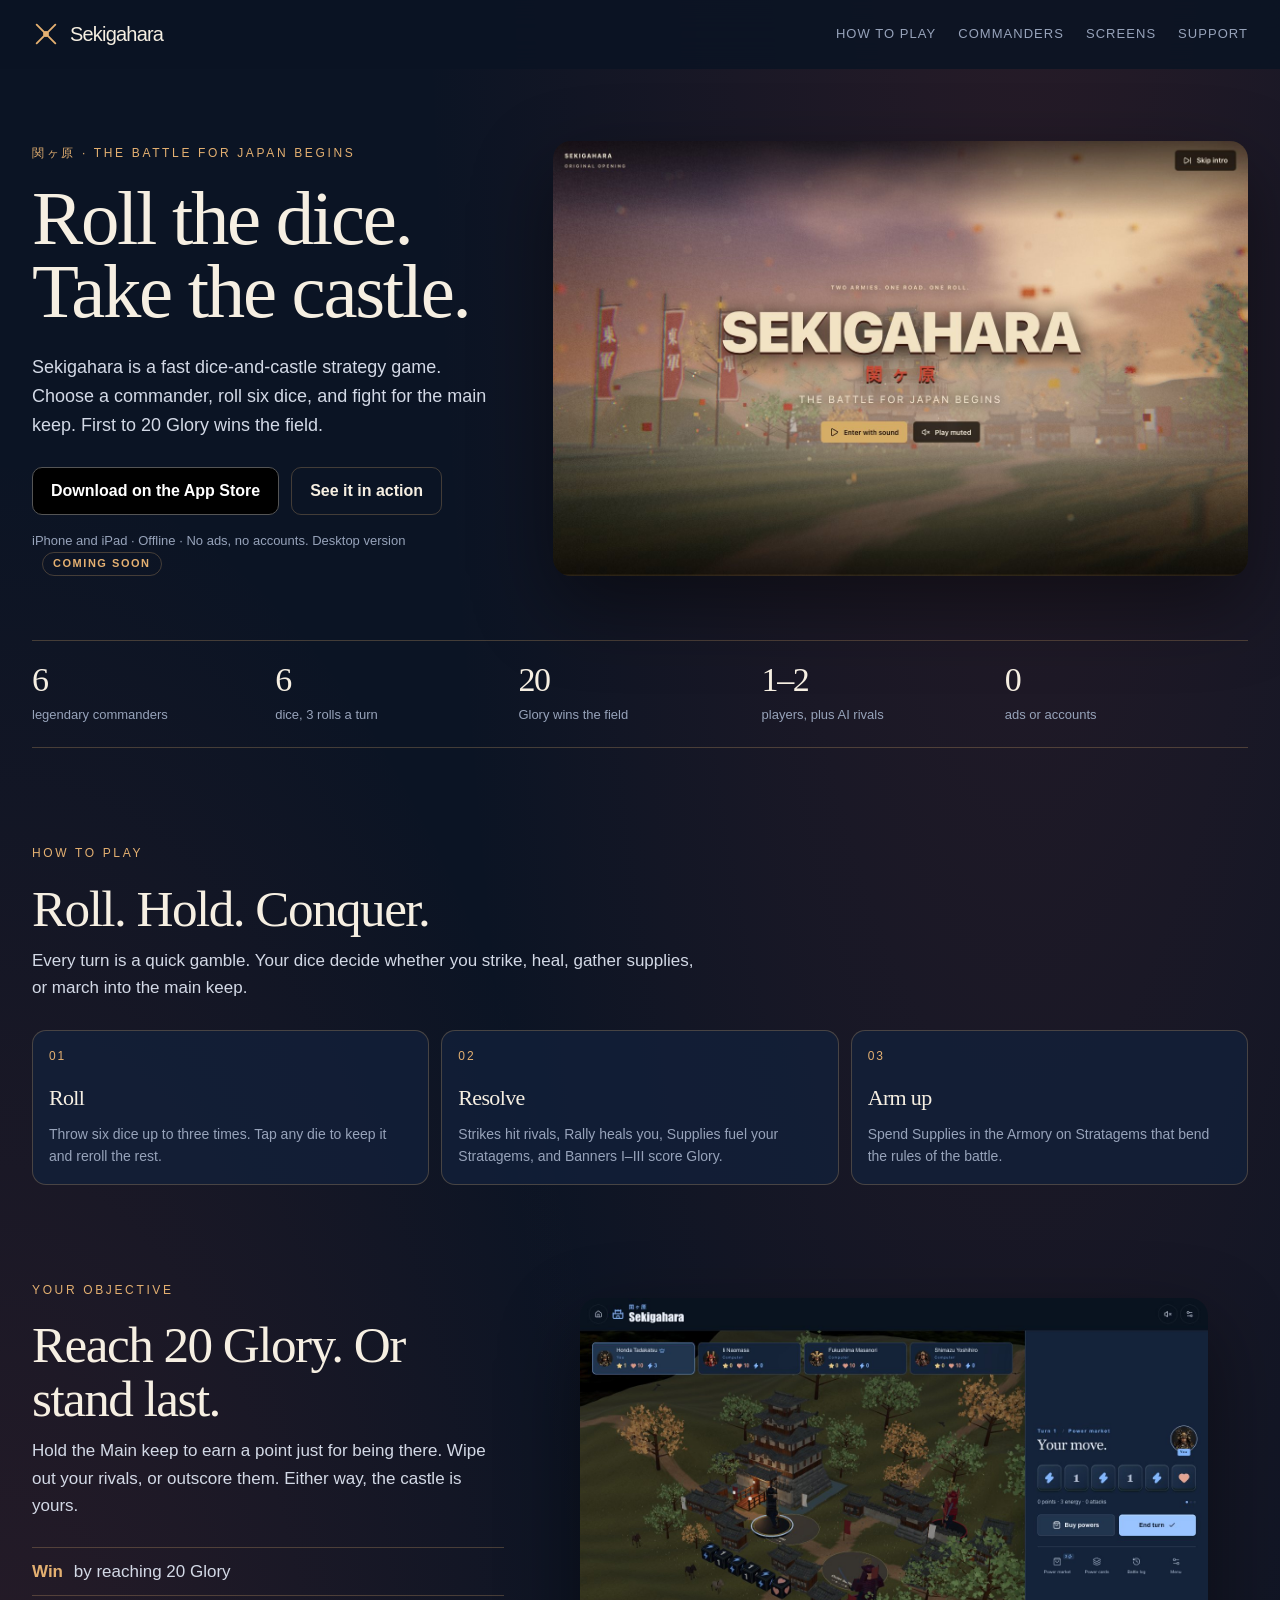
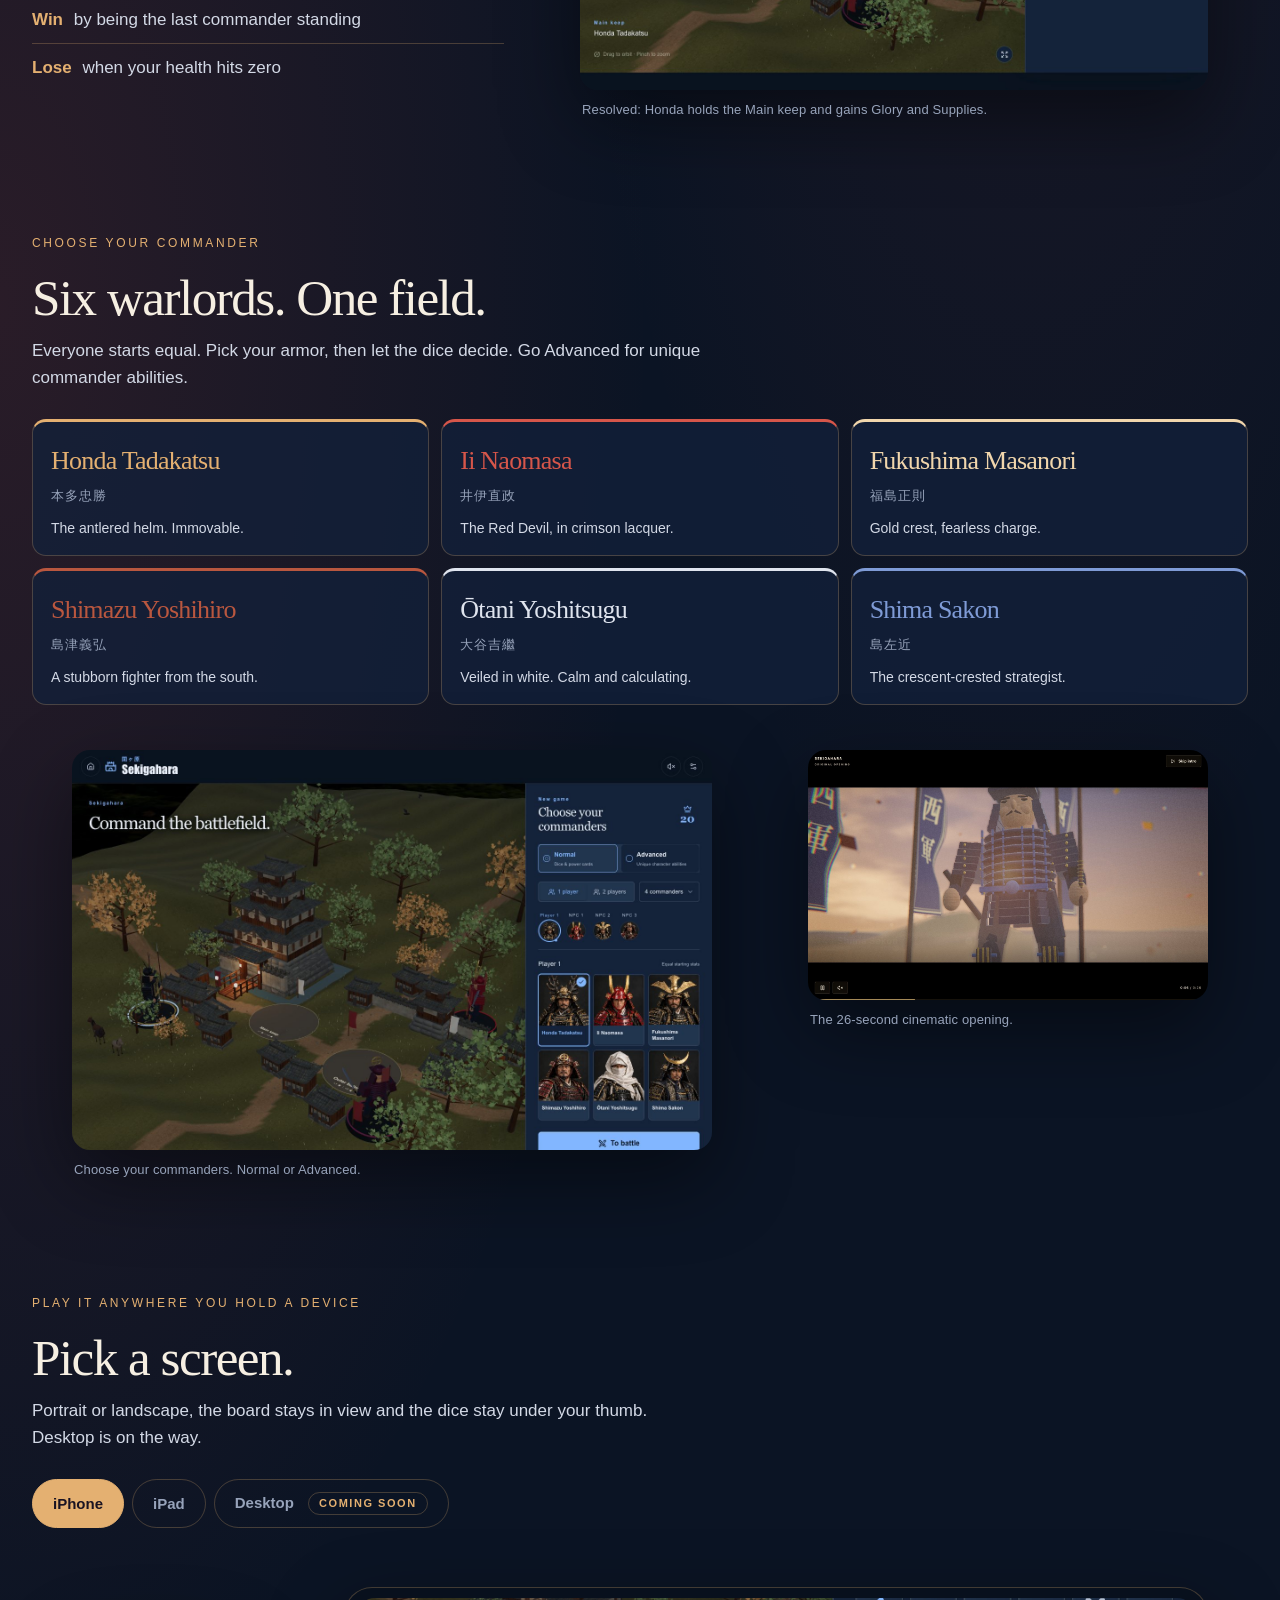
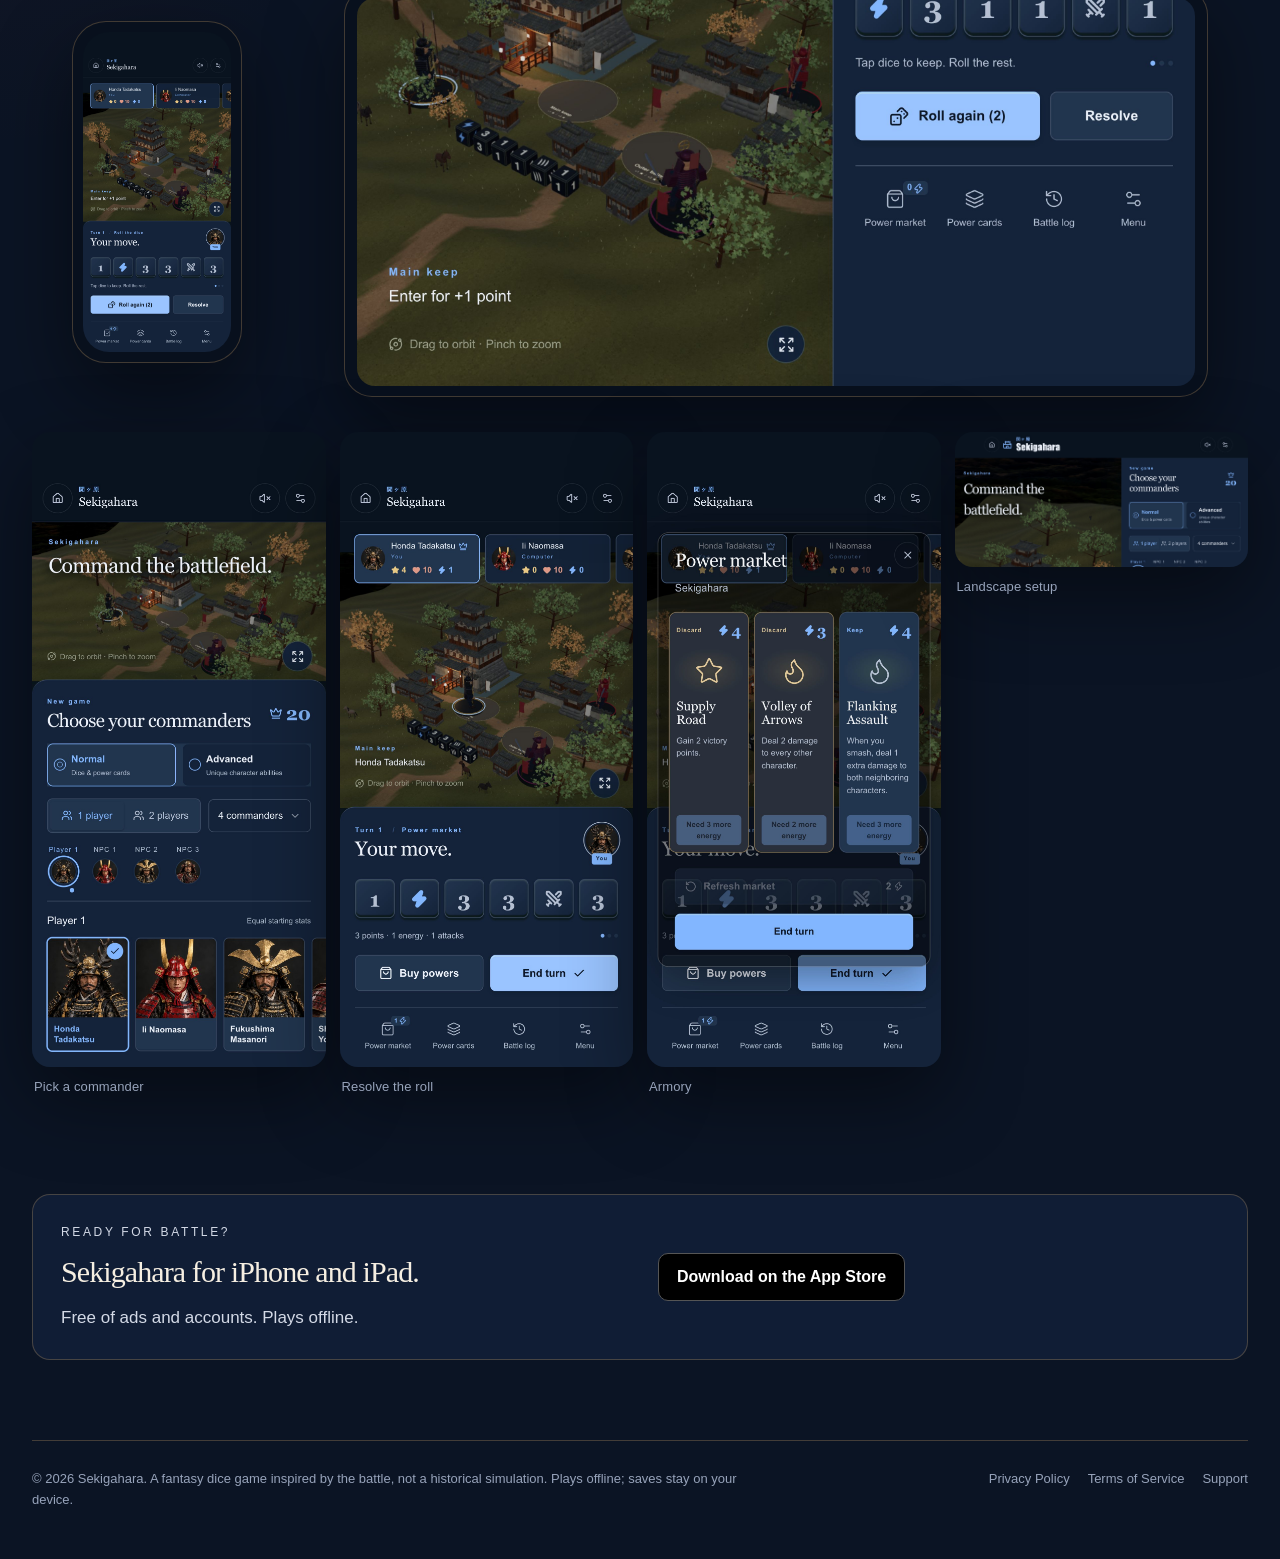
<file: index.html>
<!doctype html>
<html lang="en">
<head>
<meta charset="utf-8">
<meta name="viewport" content="width=device-width, initial-scale=1">
<meta name="theme-color" content="#0b1424">
<meta name="description" content="Sekigahara is a dice-and-castle strategy game. Six commanders, three rolls, and 20 Glory. Coming to iPhone and iPad.">
<title>Sekigahara — Six commanders. One castle. One roll.</title>
<link rel="icon" href="data:image/svg+xml,%3Csvg xmlns='http://www.w3.org/2000/svg' viewBox='0 0 64 64'%3E%3Crect width='64' height='64' rx='16' fill='%230b1424'/%3E%3Cpath d='M16 16l32 32M48 16L16 48' stroke='%23e4b071' stroke-width='5' stroke-linecap='round'/%3E%3C/svg%3E">
<link rel="stylesheet" href="styles.css">
</head>
<body>
<a class="skip" href="#how">Skip to how to play</a>
<header class="nav">
  <a class="brand" href="#top" aria-label="Sekigahara home"><svg viewBox="0 0 48 48" fill="none" aria-hidden="true"><path d="M8 8l32 32M40 8L8 40" stroke="currentColor" stroke-width="3.2" stroke-linecap="round"/><circle cx="24" cy="24" r="5" fill="currentColor"/></svg>Sekigahara</a>
  <nav class="nav-links" aria-label="Page">
    <a href="#how">How to play</a>
    <a href="#commanders">Commanders</a>
    <a href="#devices">Screens</a>
    <a href="support.html">Support</a>
  </nav>
</header>

<main id="top">
  <section class="hero">
    <div>
      <p class="kicker">関ヶ原 &middot; The battle for Japan begins</p>
      <h1>Roll the dice. Take the castle.</h1>
      <p class="lede">Sekigahara is a fast dice-and-castle strategy game. Choose a commander, roll six dice, and fight for the main keep. First to 20 Glory wins the field.</p>
      <div class="hero-actions">
        <button class="store" type="button">Download on the App Store</button>
        <a class="btn ghost" href="#devices">See it in action</a>
      </div>
      <p class="fine">iPhone and iPad &middot; Offline &middot; No ads, no accounts. Desktop version <span class="pill">Coming soon</span></p>
    </div>
    <figure class="hero-shot">
      <button class="shot frame" type="button" data-shot="media/desktop-welcome.jpg" data-caption="The Sekigahara title screen. Two armies. One road. One roll.">
        <img src="media/desktop-welcome.jpg" width="1440" height="900" alt="Sekigahara title over a misty castle field with red war banners.">
      </button>
    </figure>
  </section>

  <ul class="facts" aria-label="At a glance">
    <li><strong>6</strong><span>legendary commanders</span></li>
    <li><strong>6</strong><span>dice, 3 rolls a turn</span></li>
    <li><strong>20</strong><span>Glory wins the field</span></li>
    <li><strong>1&ndash;2</strong><span>players, plus AI rivals</span></li>
    <li><strong>0</strong><span>ads or accounts</span></li>
  </ul>

  <section class="section" id="how">
    <p class="kicker">How to play</p>
    <h2>Roll. Hold. Conquer.</h2>
    <p class="intro">Every turn is a quick gamble. Your dice decide whether you strike, heal, gather supplies, or march into the main keep.</p>
    <div class="orders">
      <article><em>01</em><h3>Roll</h3><p>Throw six dice up to three times. Tap any die to keep it and reroll the rest.</p></article>
      <article><em>02</em><h3>Resolve</h3><p>Strikes hit rivals, Rally heals you, Supplies fuel your Stratagems, and Banners I&ndash;III score Glory.</p></article>
      <article><em>03</em><h3>Arm up</h3><p>Spend Supplies in the Armory on Stratagems that bend the rules of the battle.</p></article>
    </div>
  </section>

  <section class="section">
    <div class="split">
      <div class="copy">
        <p class="kicker">Your objective</p>
        <h2>Reach 20 Glory. Or stand last.</h2>
        <p class="intro">Hold the Main keep to earn a point just for being there. Wipe out your rivals, or outscore them. Either way, the castle is yours.</p>
        <ul class="goals">
          <li><b>Win</b> by reaching 20 Glory</li>
          <li><b>Win</b> by being the last commander standing</li>
          <li><b>Lose</b> when your health hits zero</li>
        </ul>
      </div>
      <figure><button class="shot frame" type="button" data-shot="media/desktop-resolve.jpg" data-caption="Resolved: Honda holds the Main keep and gains Glory and Supplies."><img src="media/desktop-resolve.jpg" width="1440" height="900" alt="Honda Tadakatsu holds the Main keep with 1 Glory and 3 Supplies after resolving a roll." loading="lazy"></button><figcaption class="caption">Resolved: Honda holds the Main keep and gains Glory and Supplies.</figcaption></figure>
    </div>
  </section>

  <section class="section" id="commanders">
    <p class="kicker">Choose your commander</p>
    <h2>Six warlords. One field.</h2>
    <p class="intro">Everyone starts equal. Pick your armor, then let the dice decide. Go Advanced for unique commander abilities.</p>
    <div class="races">
      <article style="--race:#e4b071"><h3>Honda Tadakatsu</h3><p class="species">本多忠勝</p><p>The antlered helm. Immovable.</p></article>
      <article style="--race:#d6564a"><h3>Ii Naomasa</h3><p class="species">井伊直政</p><p>The Red Devil, in crimson lacquer.</p></article>
      <article style="--race:#f1d6ac"><h3>Fukushima Masanori</h3><p class="species">福島正則</p><p>Gold crest, fearless charge.</p></article>
      <article style="--race:#b9573f"><h3>Shimazu Yoshihiro</h3><p class="species">島津義弘</p><p>A stubborn fighter from the south.</p></article>
      <article style="--race:#dfe4ee"><h3>Ōtani Yoshitsugu</h3><p class="species">大谷吉繼</p><p>Veiled in white. Calm and calculating.</p></article>
      <article style="--race:#7f9bd6"><h3>Shima Sakon</h3><p class="species">島左近</p><p>The crescent-crested strategist.</p></article>
    </div>
    <div class="pair" style="margin-top:28px">
      <figure><button class="shot frame" type="button" data-shot="media/desktop-setup.jpg" data-caption="Choose your commanders. Normal or Advanced."><img src="media/desktop-setup.jpg" width="1440" height="900" alt="Choose your commanders screen with Normal and Advanced modes." loading="lazy"></button><figcaption class="caption">Choose your commanders. Normal or Advanced.</figcaption></figure>
      <figure><button class="shot frame" type="button" data-shot="media/intro-a.jpg" data-caption="The 26-second cinematic opening."><img src="media/intro-a.jpg" width="1440" height="900" alt="Cinematic opening frame of a samurai between blue war banners." loading="lazy"></button><figcaption class="caption">The 26-second cinematic opening.</figcaption></figure>
    </div>
  </section>

  <section class="section" id="devices">
    <p class="kicker">Play it anywhere you hold a device</p>
    <h2>Pick a screen.</h2>
    <p class="intro">Portrait or landscape, the board stays in view and the dice stay under your thumb. Desktop is on the way.</p>

    <div class="tabs" role="tablist" aria-label="Device screenshots">
      <button role="tab" id="tab-iphone" aria-controls="panel-iphone" aria-selected="true" type="button">iPhone</button>
      <button role="tab" id="tab-ipad" aria-controls="panel-ipad" aria-selected="false" type="button">iPad</button>
      <button role="tab" id="tab-desktop" aria-controls="panel-desktop" aria-selected="false" type="button">Desktop <span class="pill">Coming soon</span></button>
    </div>
    <div class="device-block" role="tabpanel" id="panel-iphone" aria-labelledby="tab-iphone">
      <div class="phone-stage">
        <figure class="bezel phone-port"><button class="shot" type="button" data-shot="media/iphone-portrait-dice.jpg" data-caption="iPhone portrait: first roll of the dice."><img src="media/iphone-portrait-dice.jpg" width="1170" height="2532" alt="iPhone portrait: first roll of the dice." loading="lazy"></button></figure>
        <figure class="bezel phone-land"><button class="shot" type="button" data-shot="media/iphone-landscape-dice.jpg" data-caption="iPhone landscape: first roll of the dice."><img src="media/iphone-landscape-dice.jpg" width="2532" height="1170" alt="iPhone landscape: first roll of the dice." loading="lazy"></button></figure>
      </div>
      <div class="more-shots"><figure><button class="shot frame" type="button" data-shot="media/iphone-portrait-setup.jpg" data-caption="Pick a commander"><img src="media/iphone-portrait-setup.jpg" width="1170" height="2532" alt="iPhone portrait commander setup." loading="lazy"></button><figcaption class="caption">Pick a commander</figcaption></figure><figure><button class="shot frame" type="button" data-shot="media/iphone-portrait-resolve.jpg" data-caption="Resolve the roll"><img src="media/iphone-portrait-resolve.jpg" width="1170" height="2532" alt="iPhone portrait after resolving a roll." loading="lazy"></button><figcaption class="caption">Resolve the roll</figcaption></figure><figure><button class="shot frame" type="button" data-shot="media/iphone-portrait-market.jpg" data-caption="Armory"><img src="media/iphone-portrait-market.jpg" width="1170" height="2532" alt="iPhone portrait Power market." loading="lazy"></button><figcaption class="caption">Armory</figcaption></figure><figure><button class="shot frame" type="button" data-shot="media/iphone-landscape-setup.jpg" data-caption="Landscape setup"><img src="media/iphone-landscape-setup.jpg" width="2532" height="1170" alt="iPhone landscape commander setup." loading="lazy"></button><figcaption class="caption">Landscape setup</figcaption></figure></div>
    </div>
    <div class="device-block" role="tabpanel" id="panel-ipad" aria-labelledby="tab-ipad" hidden>
      <div class="ipad-stage">
        <figure class="bezel ipad-land"><button class="shot" type="button" data-shot="media/ipad-landscape-dice.jpg" data-caption="iPad landscape: first roll of the dice."><img src="media/ipad-landscape-dice.jpg" width="2048" height="1536" alt="iPad landscape: first roll of the dice." loading="lazy"></button></figure>
        <figure class="bezel ipad-port"><button class="shot" type="button" data-shot="media/ipad-portrait-dice.jpg" data-caption="iPad portrait: first roll of the dice."><img src="media/ipad-portrait-dice.jpg" width="1536" height="2048" alt="iPad portrait: first roll of the dice." loading="lazy"></button></figure>
      </div>
      <div class="more-shots"><figure><button class="shot frame" type="button" data-shot="media/ipad-landscape-setup.jpg" data-caption="Pick a commander"><img src="media/ipad-landscape-setup.jpg" width="2048" height="1536" alt="iPad landscape commander setup." loading="lazy"></button><figcaption class="caption">Pick a commander</figcaption></figure><figure><button class="shot frame" type="button" data-shot="media/ipad-landscape-resolve.jpg" data-caption="Resolve the roll"><img src="media/ipad-landscape-resolve.jpg" width="2048" height="1536" alt="iPad landscape after resolving a roll." loading="lazy"></button><figcaption class="caption">Resolve the roll</figcaption></figure><figure><button class="shot frame" type="button" data-shot="media/ipad-landscape-market.jpg" data-caption="Armory"><img src="media/ipad-landscape-market.jpg" width="2048" height="1536" alt="iPad landscape Power market." loading="lazy"></button><figcaption class="caption">Armory</figcaption></figure><figure><button class="shot frame" type="button" data-shot="media/ipad-portrait-setup.jpg" data-caption="Portrait setup"><img src="media/ipad-portrait-setup.jpg" width="1536" height="2048" alt="iPad portrait commander setup." loading="lazy"></button><figcaption class="caption">Portrait setup</figcaption></figure></div>
    </div>
    <div class="device-block" role="tabpanel" id="panel-desktop" aria-labelledby="tab-desktop" hidden>
    <div class="soon">
      <div>
        <p class="kicker">Desktop <span class="pill">Coming soon</span></p>
        <h3>Bigger battlefield, same quick turns.</h3>
        <p>A desktop version is on the way. These frames show the layout: the 3D castle on the left, your dice and commands on the right.</p>
      </div>
      <figure><button class="shot frame" type="button" data-shot="media/desktop-play.jpg" data-caption="Desktop preview. Turn 1, before the first roll."><img src="media/desktop-play.jpg" width="1440" height="900" alt="Desktop layout of Sekigahara at turn 1 with the castle, four commanders, and a Roll dice button." loading="lazy"></button><figcaption class="caption">Desktop preview. Turn 1, before the first roll.</figcaption></figure>
    </div>
    <div class="pair" style="margin-top:16px;grid-template-columns:1fr 1fr">
      <figure><button class="shot frame" type="button" data-shot="media/desktop-dice.jpg" data-caption="The first roll. Tap to keep, reroll the rest."><img src="media/desktop-dice.jpg" width="1440" height="900" alt="Desktop first roll showing Supplies, Banner I, and Rally dice." loading="lazy"></button><figcaption class="caption">The first roll. Tap to keep, reroll the rest.</figcaption></figure>
      <figure><button class="shot frame" type="button" data-shot="media/desktop-market.jpg" data-caption="The Armory: Stratagems for Supplies."><img src="media/desktop-market.jpg" width="1440" height="900" alt="The Power market with Foraging Party, Castle Warden, and Encircling Assault." loading="lazy"></button><figcaption class="caption">The Armory: Stratagems for Supplies.</figcaption></figure>
    </div>
    </div>
  </section>

  <section class="section">
    <div class="soon">
      <div>
        <p class="kicker">Ready for battle?</p>
        <h3>Sekigahara for iPhone and iPad.</h3>
        <p>Free of ads and accounts. Plays offline.</p>
      </div>
      <div><button class="store" type="button">Download on the App Store</button></div>
    </div>
  </section>
</main>

<footer>
  <p>&copy; 2026 Sekigahara. A fantasy dice game inspired by the battle, not a historical simulation. Plays offline; saves stay on your device.</p>
  <p class="legal-links"><a href="privacy.html">Privacy Policy</a> <a href="terms.html">Terms of Service</a> <a href="support.html">Support</a></p>
</footer>

<dialog id="viewer">
  <form method="dialog"><button type="submit">Close</button></form>
  <img alt="">
  <p></p>
</dialog>
<script>
const viewer = document.querySelector('#viewer');
const view = viewer.querySelector('img');
const cap = viewer.querySelector('p');
document.body.addEventListener('click', event => {
  const shot = event.target.closest('[data-shot]');
  if (!shot) return;
  const img = shot.querySelector('img');
  view.src = shot.dataset.shot;
  view.alt = img ? img.alt : '';
  cap.textContent = shot.dataset.caption || view.alt;
  viewer.showModal();
});
const tabs = [...document.querySelectorAll('[role=tab]')];
function pick(tab) {
  tabs.forEach(t => {
    const on = t === tab;
    t.setAttribute('aria-selected', on);
    t.tabIndex = on ? 0 : -1;
    document.getElementById(t.getAttribute('aria-controls')).hidden = !on;
  });
}
tabs.forEach((t, i) => {
  t.addEventListener('click', () => pick(t));
  t.addEventListener('keydown', e => {
    const n = {ArrowRight: 1, ArrowLeft: -1}[e.key];
    if (!n) return;
    const next = tabs[(i + n + tabs.length) % tabs.length];
    pick(next); next.focus();
  });
});
pick(tabs[0]);
</script>
</body>
</html>
</file>
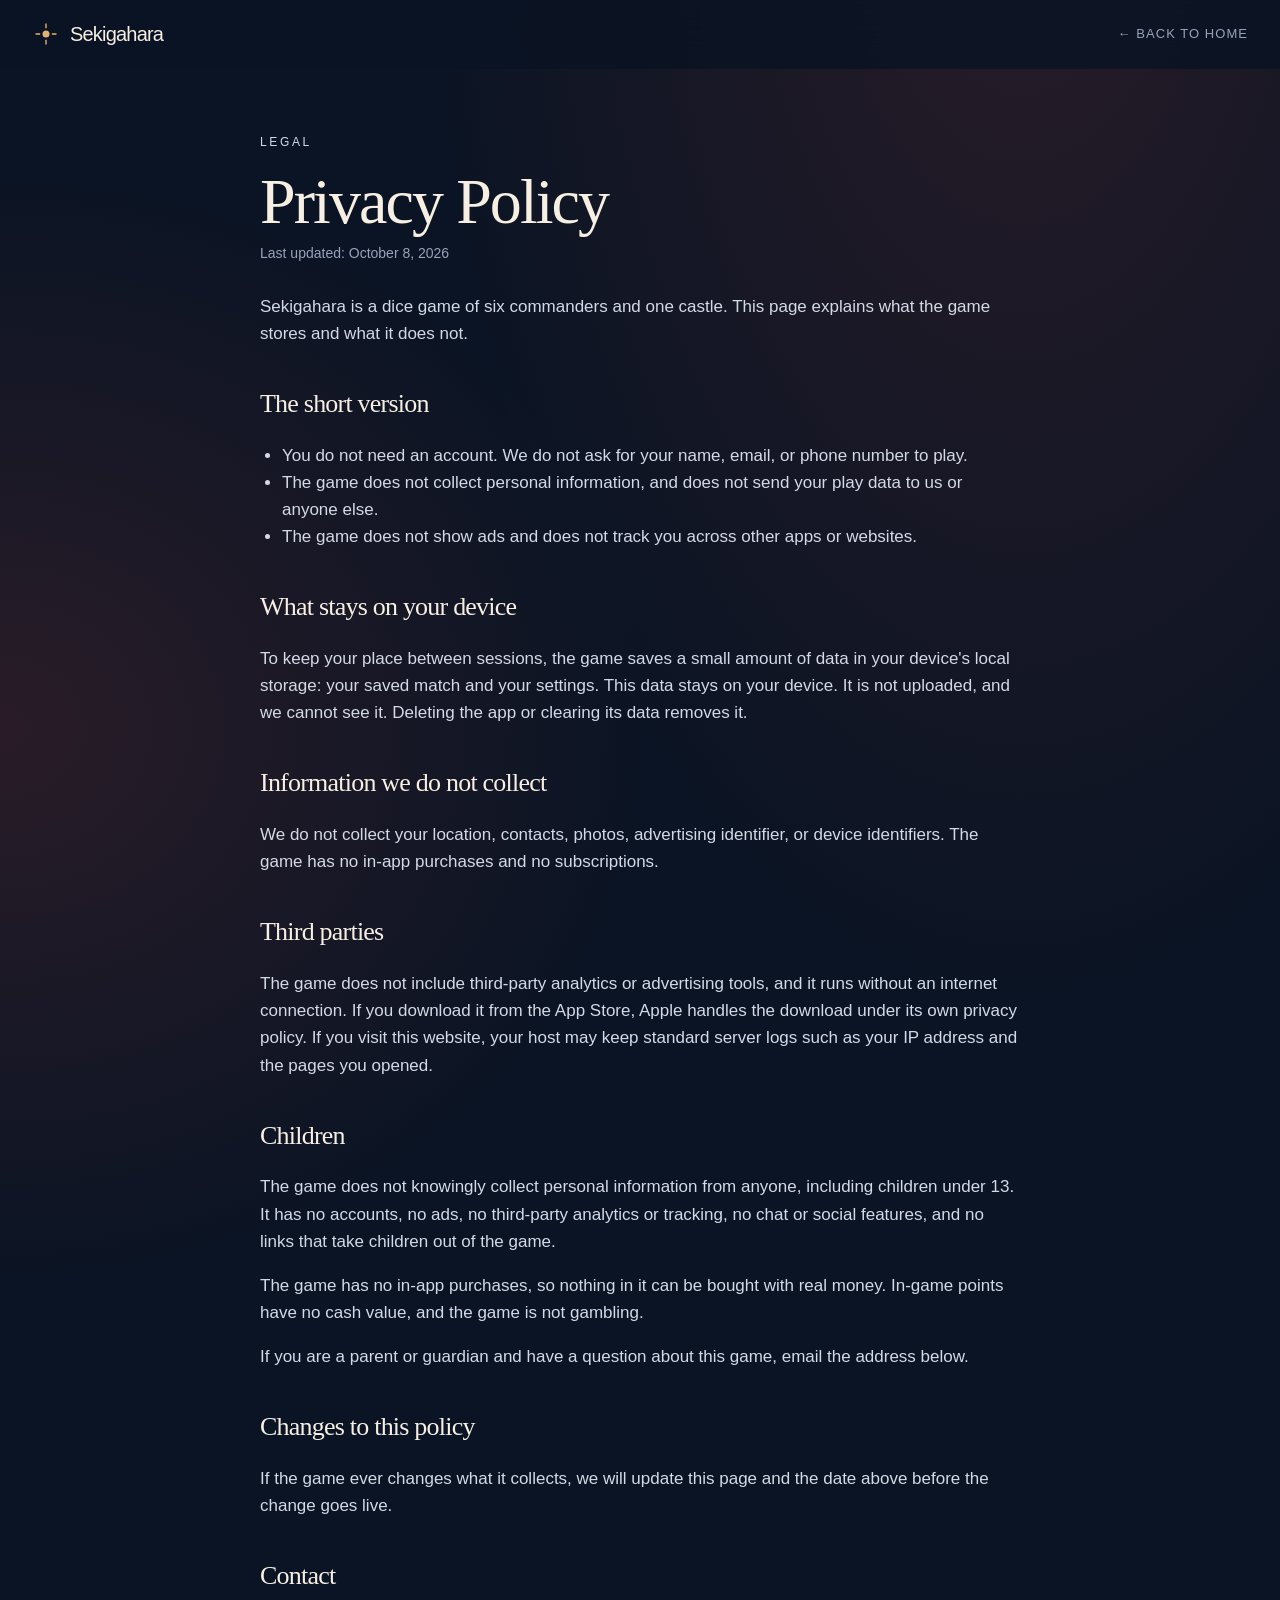
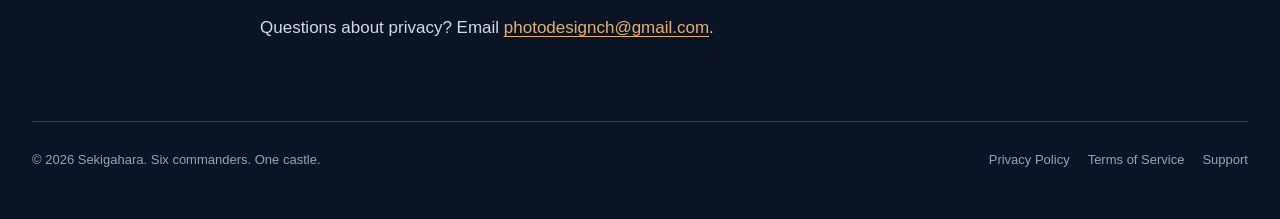
<file: privacy.html>
<!doctype html>
<html lang="en">
<head>
<meta charset="utf-8">
<meta name="viewport" content="width=device-width, initial-scale=1">
<meta name="theme-color" content="#0b1424">
<meta name="description" content="How Sekigahara handles your information.">
<title>Privacy Policy — Sekigahara</title>
<link rel="icon" href="data:image/svg+xml,%3Csvg xmlns='http://www.w3.org/2000/svg' viewBox='0 0 64 64'%3E%3Crect width='64' height='64' rx='16' fill='%230b1424'/%3E%3Ccircle cx='32' cy='32' r='8' fill='%23e4b071'/%3E%3Cpath d='M32 8v8M32 48v8M8 32h8M48 32h8' stroke='%23e4b071' stroke-width='3'/%3E%3C/svg%3E">
<link rel="stylesheet" href="styles.css">
</head>
<body>
<header class="nav">
  <a class="brand" href="index.html" aria-label="Sekigahara home"><svg viewBox="0 0 48 48" fill="none" aria-hidden="true"><circle cx="24" cy="24" r="6" fill="currentColor"/><path d="M24 6v8M24 34v8M6 24h8M34 24h8" stroke="currentColor" stroke-width="2.4"/></svg>Sekigahara</a>
  <nav class="nav-links" aria-label="Page"><a href="index.html">&larr; Back to home</a></nav>
</header>
<main class="legal">

<p class="kicker">Legal</p>
<h1>Privacy Policy</h1>
<p class="updated">Last updated: October 8, 2026</p>
<p>Sekigahara is a dice game of six commanders and one castle. This page explains what the game stores and what it does not.</p>

<h2>The short version</h2>
<ul>
<li>You do not need an account. We do not ask for your name, email, or phone number to play.</li>
<li>The game does not collect personal information, and does not send your play data to us or anyone else.</li>
<li>The game does not show ads and does not track you across other apps or websites.</li>
</ul>

<h2>What stays on your device</h2>
<p>To keep your place between sessions, the game saves a small amount of data in your device's local storage: your saved match and your settings. This data stays on your device. It is not uploaded, and we cannot see it. Deleting the app or clearing its data removes it.</p>

<h2>Information we do not collect</h2>
<p>We do not collect your location, contacts, photos, advertising identifier, or device identifiers. The game has no in-app purchases and no subscriptions.</p>

<h2>Third parties</h2>
<p>The game does not include third-party analytics or advertising tools, and it runs without an internet connection. If you download it from the App Store, Apple handles the download under its own privacy policy. If you visit this website, your host may keep standard server logs such as your IP address and the pages you opened.</p>

<h2>Children</h2>
<p>The game does not knowingly collect personal information from anyone, including children under 13. It has no accounts, no ads, no third-party analytics or tracking, no chat or social features, and no links that take children out of the game.</p>
<p>The game has no in-app purchases, so nothing in it can be bought with real money. In-game points have no cash value, and the game is not gambling.</p>
<p>If you are a parent or guardian and have a question about this game, email the address below.</p>

<h2>Changes to this policy</h2>
<p>If the game ever changes what it collects, we will update this page and the date above before the change goes live.</p>

<h2>Contact</h2>
<p>Questions about privacy? Email <a href="mailto:photodesignch@gmail.com">photodesignch@gmail.com</a>.</p>

</main>
<footer>
  <p>&copy; 2026 Sekigahara. Six commanders. One castle.</p>
  <p class="legal-links"><a href="privacy.html">Privacy Policy</a> <a href="terms.html">Terms of Service</a> <a href="support.html">Support</a></p>
</footer>
</body>
</html>
</file>
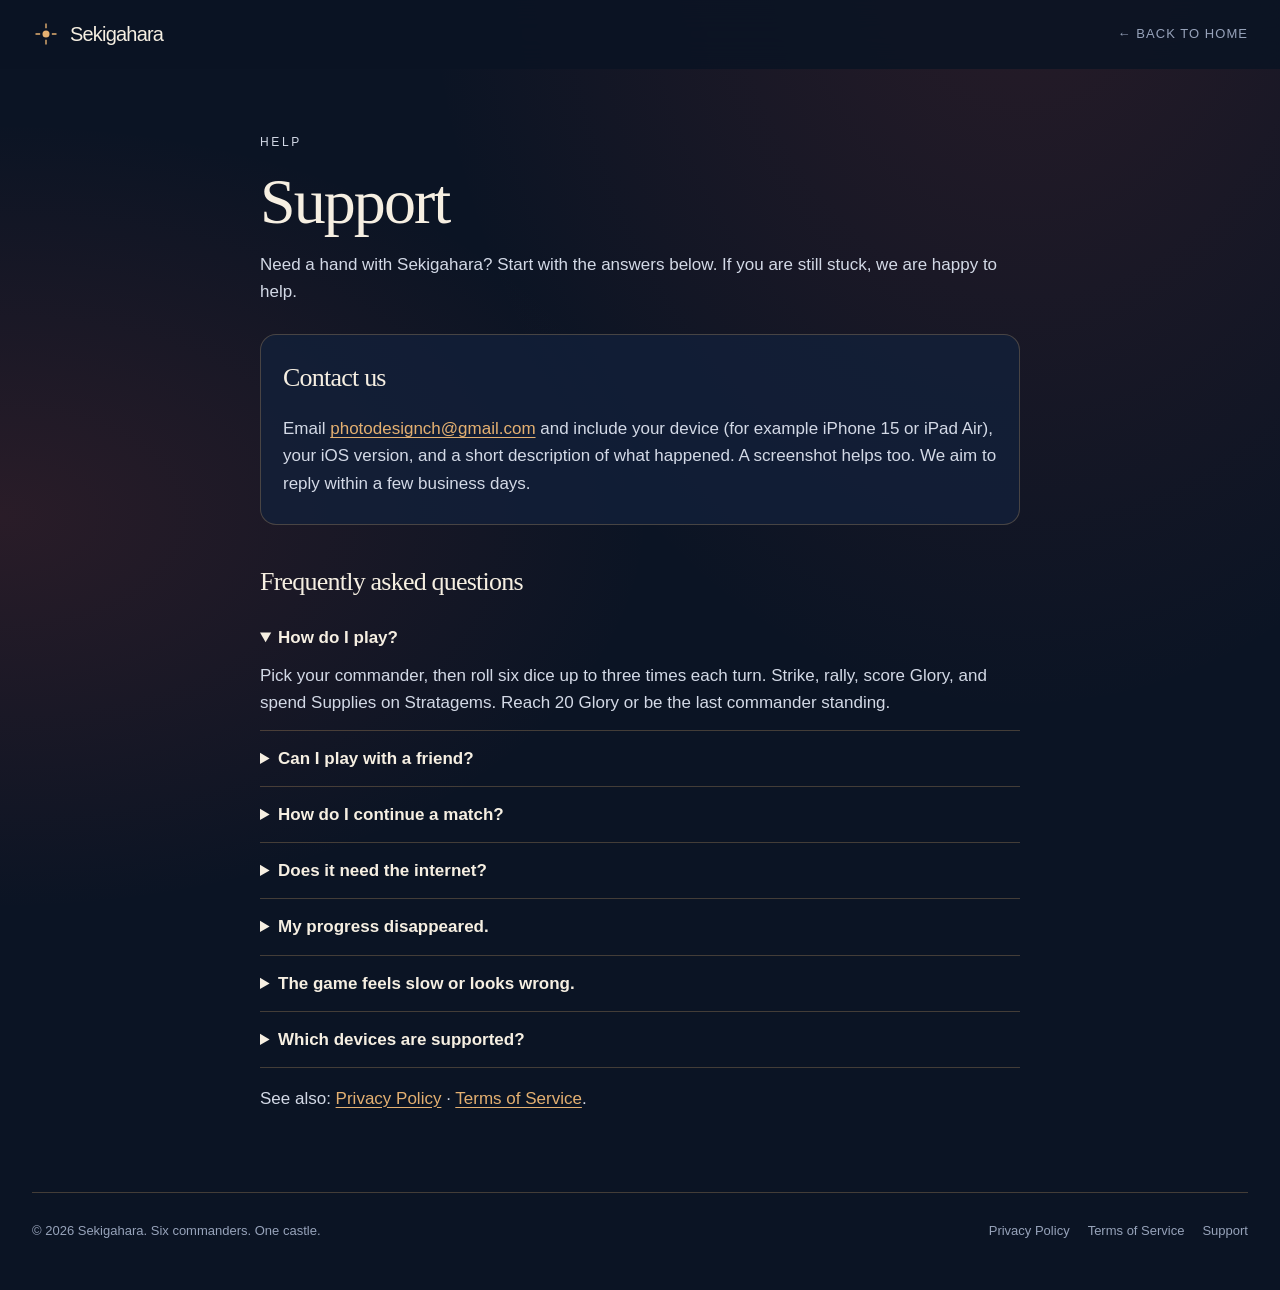
<file: support.html>
<!doctype html>
<html lang="en">
<head>
<meta charset="utf-8">
<meta name="viewport" content="width=device-width, initial-scale=1">
<meta name="theme-color" content="#0b1424">
<meta name="description" content="Help with Sekigahara.">
<title>Support — Sekigahara</title>
<link rel="icon" href="data:image/svg+xml,%3Csvg xmlns='http://www.w3.org/2000/svg' viewBox='0 0 64 64'%3E%3Crect width='64' height='64' rx='16' fill='%230b1424'/%3E%3Ccircle cx='32' cy='32' r='8' fill='%23e4b071'/%3E%3Cpath d='M32 8v8M32 48v8M8 32h8M48 32h8' stroke='%23e4b071' stroke-width='3'/%3E%3C/svg%3E">
<link rel="stylesheet" href="styles.css">
</head>
<body>
<header class="nav">
  <a class="brand" href="index.html" aria-label="Sekigahara home"><svg viewBox="0 0 48 48" fill="none" aria-hidden="true"><circle cx="24" cy="24" r="6" fill="currentColor"/><path d="M24 6v8M24 34v8M6 24h8M34 24h8" stroke="currentColor" stroke-width="2.4"/></svg>Sekigahara</a>
  <nav class="nav-links" aria-label="Page"><a href="index.html">&larr; Back to home</a></nav>
</header>
<main class="legal">

<p class="kicker">Help</p>
<h1>Support</h1>
<p>Need a hand with Sekigahara? Start with the answers below. If you are still stuck, we are happy to help.</p>

<div class="contact-card">
<h2>Contact us</h2>
<p>Email <a href="mailto:photodesignch@gmail.com">photodesignch@gmail.com</a> and include your device (for example iPhone 15 or iPad Air), your iOS version, and a short description of what happened. A screenshot helps too. We aim to reply within a few business days.</p>
</div>

<h2>Frequently asked questions</h2>
<details open><summary>How do I play?</summary><p>Pick your commander, then roll six dice up to three times each turn. Strike, rally, score Glory, and spend Supplies on Stratagems. Reach 20 Glory or be the last commander standing.</p></details>
<details><summary>Can I play with a friend?</summary><p>Yes. Two people can pass the device, and computer commanders take the empty seats. There is no online play.</p></details>
<details><summary>How do I continue a match?</summary><p>Choose Continue on the menu. It appears when a match is saved on this device.</p></details>
<details><summary>Does it need the internet?</summary><p>No. The game runs entirely on your device and works offline.</p></details>
<details><summary>My progress disappeared.</summary><p>Progress is saved on your device only. Deleting the app, or clearing its data, resets it, and we are not able to recover it.</p></details>
<details><summary>The game feels slow or looks wrong.</summary><p>Close other apps, restart the game, and make sure your device is running the latest iOS. If it continues, email us with your device model.</p></details>
<details><summary>Which devices are supported?</summary><p>iPhone and iPad.</p></details>

<p>See also: <a href="privacy.html">Privacy Policy</a> &middot; <a href="terms.html">Terms of Service</a>.</p>

</main>
<footer>
  <p>&copy; 2026 Sekigahara. Six commanders. One castle.</p>
  <p class="legal-links"><a href="privacy.html">Privacy Policy</a> <a href="terms.html">Terms of Service</a> <a href="support.html">Support</a></p>
</footer>
</body>
</html>
</file>
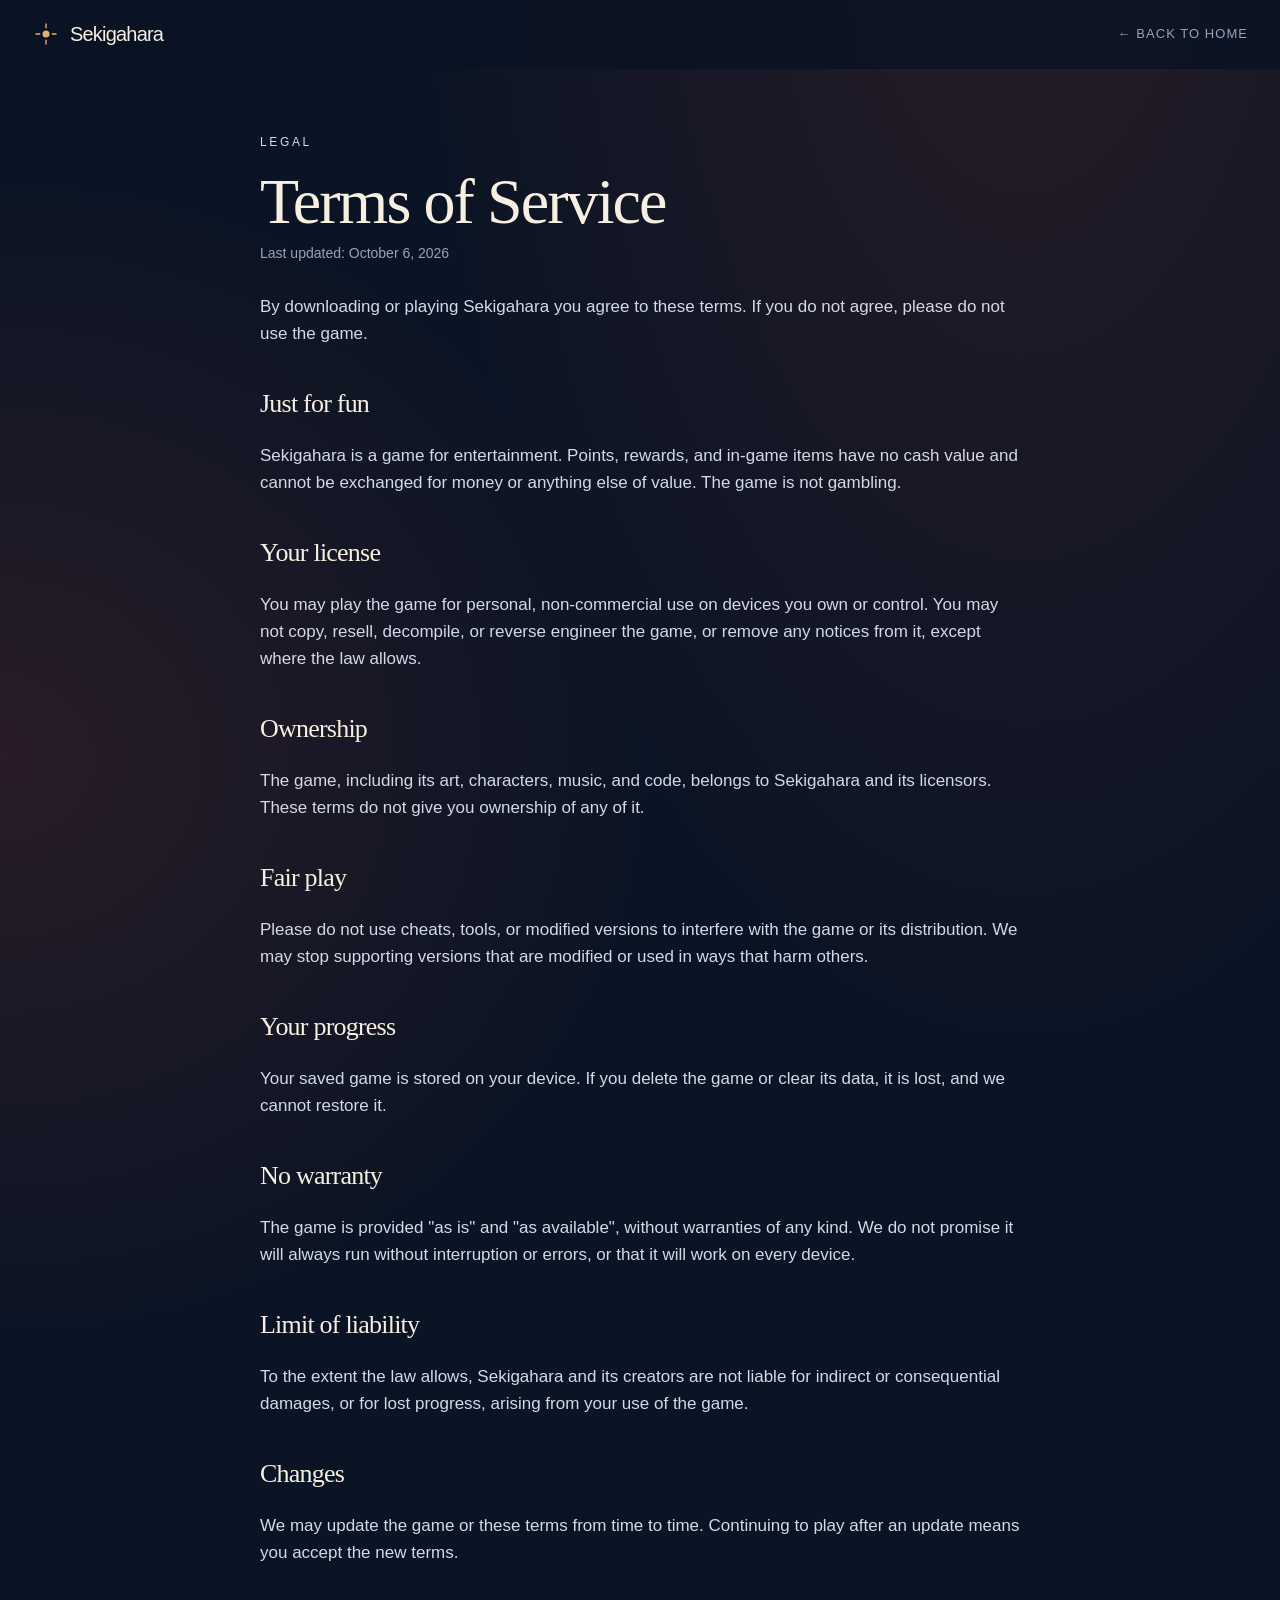
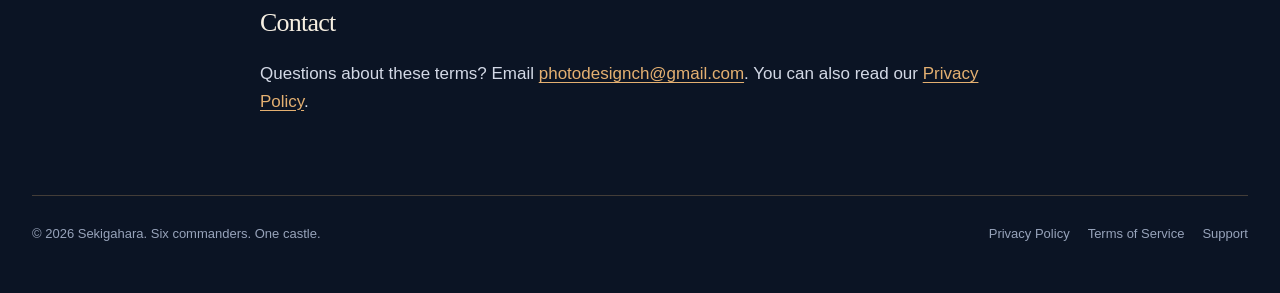
<file: terms.html>
<!doctype html>
<html lang="en">
<head>
<meta charset="utf-8">
<meta name="viewport" content="width=device-width, initial-scale=1">
<meta name="theme-color" content="#0b1424">
<meta name="description" content="The terms for playing Sekigahara.">
<title>Terms of Service — Sekigahara</title>
<link rel="icon" href="data:image/svg+xml,%3Csvg xmlns='http://www.w3.org/2000/svg' viewBox='0 0 64 64'%3E%3Crect width='64' height='64' rx='16' fill='%230b1424'/%3E%3Ccircle cx='32' cy='32' r='8' fill='%23e4b071'/%3E%3Cpath d='M32 8v8M32 48v8M8 32h8M48 32h8' stroke='%23e4b071' stroke-width='3'/%3E%3C/svg%3E">
<link rel="stylesheet" href="styles.css">
</head>
<body>
<header class="nav">
  <a class="brand" href="index.html" aria-label="Sekigahara home"><svg viewBox="0 0 48 48" fill="none" aria-hidden="true"><circle cx="24" cy="24" r="6" fill="currentColor"/><path d="M24 6v8M24 34v8M6 24h8M34 24h8" stroke="currentColor" stroke-width="2.4"/></svg>Sekigahara</a>
  <nav class="nav-links" aria-label="Page"><a href="index.html">&larr; Back to home</a></nav>
</header>
<main class="legal">

<p class="kicker">Legal</p>
<h1>Terms of Service</h1>
<p class="updated">Last updated: October 6, 2026</p>
<p>By downloading or playing Sekigahara you agree to these terms. If you do not agree, please do not use the game.</p>

<h2>Just for fun</h2>
<p>Sekigahara is a game for entertainment. Points, rewards, and in-game items have no cash value and cannot be exchanged for money or anything else of value. The game is not gambling.</p>

<h2>Your license</h2>
<p>You may play the game for personal, non-commercial use on devices you own or control. You may not copy, resell, decompile, or reverse engineer the game, or remove any notices from it, except where the law allows.</p>

<h2>Ownership</h2>
<p>The game, including its art, characters, music, and code, belongs to Sekigahara and its licensors. These terms do not give you ownership of any of it.</p>

<h2>Fair play</h2>
<p>Please do not use cheats, tools, or modified versions to interfere with the game or its distribution. We may stop supporting versions that are modified or used in ways that harm others.</p>

<h2>Your progress</h2>
<p>Your saved game is stored on your device. If you delete the game or clear its data, it is lost, and we cannot restore it.</p>

<h2>No warranty</h2>
<p>The game is provided "as is" and "as available", without warranties of any kind. We do not promise it will always run without interruption or errors, or that it will work on every device.</p>

<h2>Limit of liability</h2>
<p>To the extent the law allows, Sekigahara and its creators are not liable for indirect or consequential damages, or for lost progress, arising from your use of the game.</p>

<h2>Changes</h2>
<p>We may update the game or these terms from time to time. Continuing to play after an update means you accept the new terms.</p>

<h2>Contact</h2>
<p>Questions about these terms? Email <a href="mailto:photodesignch@gmail.com">photodesignch@gmail.com</a>. You can also read our <a href="privacy.html">Privacy Policy</a>.</p>

</main>
<footer>
  <p>&copy; 2026 Sekigahara. Six commanders. One castle.</p>
  <p class="legal-links"><a href="privacy.html">Privacy Policy</a> <a href="terms.html">Terms of Service</a> <a href="support.html">Support</a></p>
</footer>
</body>
</html>
</file>
<file: styles.css>
:root {
  --bg: #0b1424;
  --bg-raise: #13213a;
  --ink: #f6efe2;
  --body: #d3d9e6;
  --muted: #97a3ba;
  --line: rgba(228, 176, 113, 0.26);
  --accent: #e4b071;
  --accent-ink: #1a1322;
  --amber: #f1d6ac;
  --glow: rgba(200, 70, 60, 0.16);
  --shadow: 0 30px 80px rgba(0, 0, 0, 0.45);
  --nav: rgba(11, 20, 36, 0.88);
  --frame: #08101d;
  --panel: rgba(19, 33, 58, 0.78);
  --viewer: #0a1322;
  --serif: "Iowan Old Style", "Palatino Linotype", Palatino, Georgia, serif;
  --sans: "Avenir Next", Avenir, "Segoe UI", sans-serif;
}

* { box-sizing: border-box; }
html { scroll-behavior: smooth; }
body {
  margin: 0;
  background:
    radial-gradient(ellipse at 80% -10%, var(--glow), transparent 42%),
    radial-gradient(ellipse at 0% 40%, var(--glow), transparent 36%),
    var(--bg);
  color: var(--ink);
  font: 17px/1.6 var(--sans);
  -webkit-font-smoothing: antialiased;
}
img { max-width: 100%; height: auto; display: block; }
a { color: inherit; }
button, a { -webkit-tap-highlight-color: transparent; }
:focus-visible { outline: 2px solid var(--accent); outline-offset: 3px; }

.skip {
  position: absolute;
  left: 12px;
  top: 12px;
  transform: translateY(-160%);
  background: var(--accent);
  color: var(--accent-ink);
  padding: 8px 12px;
  z-index: 20;
}
.skip:focus { transform: none; }

.nav {
  position: sticky;
  top: 0;
  z-index: 10;
  display: flex;
  align-items: center;
  gap: 28px;
  padding: 18px 32px;
  background: var(--nav);
  backdrop-filter: blur(16px);
  border-bottom: 1px solid transparent;
}
.nav-links { display: flex; gap: 22px; margin-left: auto; }
.nav-links a {
  color: var(--muted);
  text-decoration: none;
  font-size: 13px;
  letter-spacing: 0.08em;
  text-transform: uppercase;
}
.nav-links a:hover { color: var(--ink); }
.brand {
  display: flex;
  align-items: center;
  gap: 10px;
  text-decoration: none;
  font-size: 20px;
  letter-spacing: -0.04em;
}
.brand svg { width: 28px; height: 28px; color: var(--accent); }
.brand span { color: var(--accent); }

.hero {
  display: grid;
  grid-template-columns: minmax(280px, 0.85fr) 1.25fr;
  gap: 48px;
  align-items: end;
  width: min(1440px, calc(100% - 64px));
  margin: 0 auto;
  padding: 72px 0 36px;
}
.kicker {
  margin: 0 0 18px;
  color: var(--accent);
  font-size: 12px;
  letter-spacing: 0.22em;
  text-transform: uppercase;
}
h1, h2, h3 { font-family: var(--serif); font-weight: 500; letter-spacing: -0.03em; }
h1 {
  margin: 0;
  font-size: clamp(52px, 6vw, 84px);
  line-height: 0.96;
}
.lede {
  max-width: 38rem;
  color: var(--body);
  font-size: 18px;
  margin: 24px 0 0;
}
.hero-actions { display: flex; flex-wrap: wrap; gap: 12px; margin-top: 28px; }
.btn, button.store {
  display: inline-flex;
  align-items: center;
  justify-content: center;
  text-decoration: none;
  background: var(--accent);
  color: var(--accent-ink);
  font: 600 16px/1 var(--sans);
  padding: 14px 18px;
  border-radius: 10px;
  border: 1px solid var(--accent);
  cursor: pointer;
}
.btn.ghost, button.store.ghost {
  background: transparent;
  color: var(--ink);
  border-color: var(--line);
}
.btn:hover, button.store:hover { filter: brightness(1.08); }
.fine {
  margin: 16px 0 0;
  color: var(--muted);
  font-size: 13px;
}

.hero-shot { margin: 0; }
.frame {
  margin: 0;
  padding: 0;
  border: 1px solid var(--line);
  border-radius: 18px;
  overflow: hidden;
  background: var(--frame);
  box-shadow: var(--shadow);
}
.frame img, .shot img { width: 100%; }
button.shot {
  display: block;
  width: 100%;
  padding: 0;
  border: 0;
  background: none;
  color: inherit;
  cursor: zoom-in;
  text-align: left;
  font: inherit;
}
.caption {
  margin: 10px 2px 0;
  color: var(--muted);
  font-size: 13px;
  letter-spacing: 0.01em;
}

.facts {
  width: min(1440px, calc(100% - 64px));
  margin: 28px auto 0;
  padding: 0;
  list-style: none;
  display: grid;
  grid-template-columns: repeat(5, 1fr);
  border-top: 1px solid var(--line);
  border-bottom: 1px solid var(--line);
}
.facts li { padding: 22px 18px 22px 0; }
.facts strong {
  display: block;
  font-family: var(--serif);
  font-size: 34px;
  font-weight: 500;
  letter-spacing: -0.04em;
  line-height: 1;
}
.facts span { display: block; margin-top: 8px; color: var(--muted); font-size: 13px; }

.section {
  width: min(1440px, calc(100% - 64px));
  margin: 0 auto;
  padding: 96px 0 0;
  scroll-margin-top: 72px;
}
.section h2 {
  margin: 8px 0 12px;
  font-size: clamp(36px, 4vw, 56px);
  line-height: 1.05;
  max-width: 18ch;
}
.section .intro { max-width: 42rem; color: var(--body); margin: 0 0 28px; }

.split {
  display: grid;
  grid-template-columns: 0.8fr 1.2fr;
  gap: 36px;
  align-items: start;
}
.split.flip { grid-template-columns: 1.2fr 0.8fr; }
.split.flip .copy { order: 2; }

.pair {
  display: grid;
  grid-template-columns: 1.2fr 0.8fr;
  gap: 16px;
}
.stack { display: grid; gap: 16px; }

.cinema {
  width: min(1440px, calc(100% - 64px));
  margin: 88px auto 0;
  display: grid;
  grid-template-columns: 1.4fr 1fr;
  gap: 16px;
}
.cinema .tall { grid-row: span 2; }

.orders {
  display: grid;
  grid-template-columns: repeat(3, 1fr);
  gap: 12px;
  margin-top: 8px;
}
.orders article {
  border: 1px solid var(--line);
  border-radius: 14px;
  padding: 16px;
  background: var(--panel);
  min-height: 150px;
}
.orders em {
  display: block;
  font-style: normal;
  color: var(--accent);
  font-size: 12px;
  letter-spacing: 0.16em;
}
.orders h3 { margin: 14px 0 8px; font-size: 22px; }
.orders p { margin: 0; color: var(--muted); font-size: 14px; }

.races {
  display: grid;
  grid-template-columns: repeat(3, 1fr);
  gap: 12px;
  margin-top: 16px;
}
.races article {
  border: 1px solid var(--line);
  border-radius: 14px;
  padding: 18px 18px 16px;
  background: var(--panel);
  border-top: 3px solid var(--race, var(--accent));
}
.races h3 { margin: 0 0 4px; font-size: 26px; color: var(--race, var(--ink)); }
.races .species { margin: 0 0 10px; color: var(--muted); font-size: 13px; letter-spacing: 0.08em; }
.races p { margin: 0; color: var(--body); font-size: 14px; }

.device-block { margin-top: 42px; }
.device-block h3 { margin: 0; font-size: 34px; }
.device-block .meta { margin: 8px 0 18px; color: var(--muted); font-size: 14px; max-width: 46rem; }
.ipad-stage {
  display: grid;
  grid-template-columns: minmax(0, 1.45fr) minmax(200px, 0.55fr);
  gap: 18px;
  align-items: start;
}
.phone-stage {
  display: grid;
  grid-template-columns: minmax(180px, 250px) minmax(0, 1fr);
  gap: 22px;
  align-items: center;
}
.bezel {
  background: var(--frame);
  border: 1px solid var(--line);
  box-shadow: var(--shadow);
}
.bezel.ipad-land, .bezel.ipad-port { border-radius: 22px; padding: 12px; }
.bezel.phone-port { border-radius: 34px; padding: 10px; }
.bezel.phone-land { border-radius: 28px; padding: 10px 12px; }
.bezel img { border-radius: 12px; }
.bezel.phone-port img { border-radius: 26px; }
.bezel.phone-land img { border-radius: 18px; }
.more-shots {
  display: grid;
  grid-template-columns: repeat(4, minmax(0, 1fr));
  gap: 14px;
  margin-top: 18px;
}
.more-shots .span2 { grid-column: span 2; }
.more-shots figure { margin: 0; }

.gallery {
  display: grid;
  grid-template-columns: repeat(3, 1fr);
  gap: 18px 14px;
}
.gallery figure { margin: 0; }

.note { margin-top: 22px; color: var(--muted); font-size: 13px; }

footer {
  width: min(1440px, calc(100% - 64px));
  margin: 80px auto 0;
  padding: 28px 0 48px;
  border-top: 1px solid var(--line);
  display: flex;
  justify-content: space-between;
  gap: 24px;
  color: var(--muted);
  font-size: 13px;
}
footer p { margin: 0; max-width: 46rem; }

#viewer {
  width: min(1200px, calc(100% - 32px));
  padding: 0;
  border: 1px solid var(--line);
  border-radius: 16px;
  background: var(--viewer);
  color: var(--ink);
  box-shadow: var(--shadow);
}
#viewer::backdrop { background: rgba(8, 6, 5, 0.82); }
#viewer img { width: 100%; max-height: 82vh; object-fit: contain; background: var(--frame); }
#viewer p { margin: 0; padding: 12px 16px 16px; color: var(--body); font-size: 14px; }
#viewer form { position: absolute; top: 10px; right: 10px; }
#viewer button {
  border: 1px solid var(--line);
  background: var(--nav);
  color: var(--ink);
  border-radius: 999px;
  padding: 8px 12px;
  cursor: pointer;
}

@media (max-width: 980px) {
  .hero, .split, .split.flip, .cinema, .pair, .facts, .orders, .races, .gallery {
    grid-template-columns: 1fr;
  }
  .split.flip .copy { order: 0; }
  .cinema .tall { grid-row: auto; }
  .facts { grid-template-columns: 1fr 1fr; }
  .facts li:last-child { grid-column: 1 / -1; }
  .orders, .ipad-stage, .phone-stage, .more-shots { grid-template-columns: 1fr; }
  .more-shots .span2 { grid-column: auto; }
  .phone-stage { justify-items: center; }
  .bezel.phone-port { width: min(260px, 100%); }
  .nav { padding: 14px 16px; gap: 12px; }
  .nav-links { display: none; }
  .hero, .section, .cinema, .facts, footer { width: min(1440px, calc(100% - 32px)); }
  .hero { padding-top: 36px; gap: 28px; }
  h1 { font-size: 46px; }
}

@media (prefers-reduced-motion: reduce) {
  html { scroll-behavior: auto; }
}

/* legal and support pages */
.legal { width: min(760px, calc(100% - 32px)); margin: 0 auto; padding: 64px 0 0; }
.legal h1 { font-size: clamp(40px, 6vw, 64px); line-height: 1; margin: 0 0 8px; }
.legal h2 { font-size: 26px; margin: 36px 0 8px; }
.legal p, .legal li { color: var(--body); }
.legal ul { padding-left: 22px; }
.legal a { color: var(--accent); text-underline-offset: 3px; }
.legal .updated { color: var(--muted); font-size: 14px; margin: 0 0 28px; }
.contact-card { margin: 28px 0 8px; padding: 6px 22px 10px; border: 1px solid var(--line); border-radius: 16px; background: var(--panel); }
.contact-card h2 { margin-top: 16px; }
.legal details { border-bottom: 1px solid var(--line); padding: 14px 0; }
.legal summary { cursor: pointer; font-weight: 600; color: var(--ink); }
.legal details p { margin: 10px 0 0; }
.legal-links { display: flex; flex-wrap: wrap; gap: 18px; }
.legal-links a { text-decoration: none; }
.legal-links a:hover { color: var(--ink); text-decoration: underline; }
@media (max-width: 980px) { .nav-links { display: flex; margin-left: auto; } .nav-links a:not(:last-child) { display: none; } footer { flex-direction: column; } }

.pill{display:inline-block;margin-left:10px;padding:3px 10px;border:1px solid var(--line);border-radius:999px;color:var(--accent);font:600 11px/1.4 var(--sans);letter-spacing:.14em;text-transform:uppercase;vertical-align:middle}
button.store{background:#000;color:#fff;border-color:#555;min-width:200px;min-height:48px}
.cmd{border-top-color:#c8463c!important}
.soon{display:grid;grid-template-columns:1fr 1fr;gap:36px;align-items:center;border:1px solid var(--line);border-radius:18px;padding:28px;background:var(--panel)}
.soon h3{font-size:30px;margin:6px 0 8px}
.soon p{color:var(--body);margin:0}
@media (max-width:980px){.soon{grid-template-columns:1fr}.nav-links a:not(:last-child){display:none}}
.goals{list-style:none;padding:0;margin:0;color:var(--body)}
.goals li{padding:10px 0;border-top:1px solid var(--line)}
.goals b{color:var(--accent);margin-right:6px}
.tabs{display:flex;flex-wrap:wrap;gap:8px;margin:0 0 8px}
.tabs button{font:600 15px/1 var(--sans);padding:12px 20px;border-radius:999px;border:1px solid var(--line);background:transparent;color:var(--muted);cursor:pointer}
.tabs button:hover{color:var(--ink)}
.tabs button[aria-selected=true]{background:var(--accent);border-color:var(--accent);color:var(--accent-ink)}
.tabs button[aria-selected=true] .pill{color:var(--accent-ink);border-color:var(--accent-ink)}
[role=tabpanel][hidden]{display:none}
</file>
